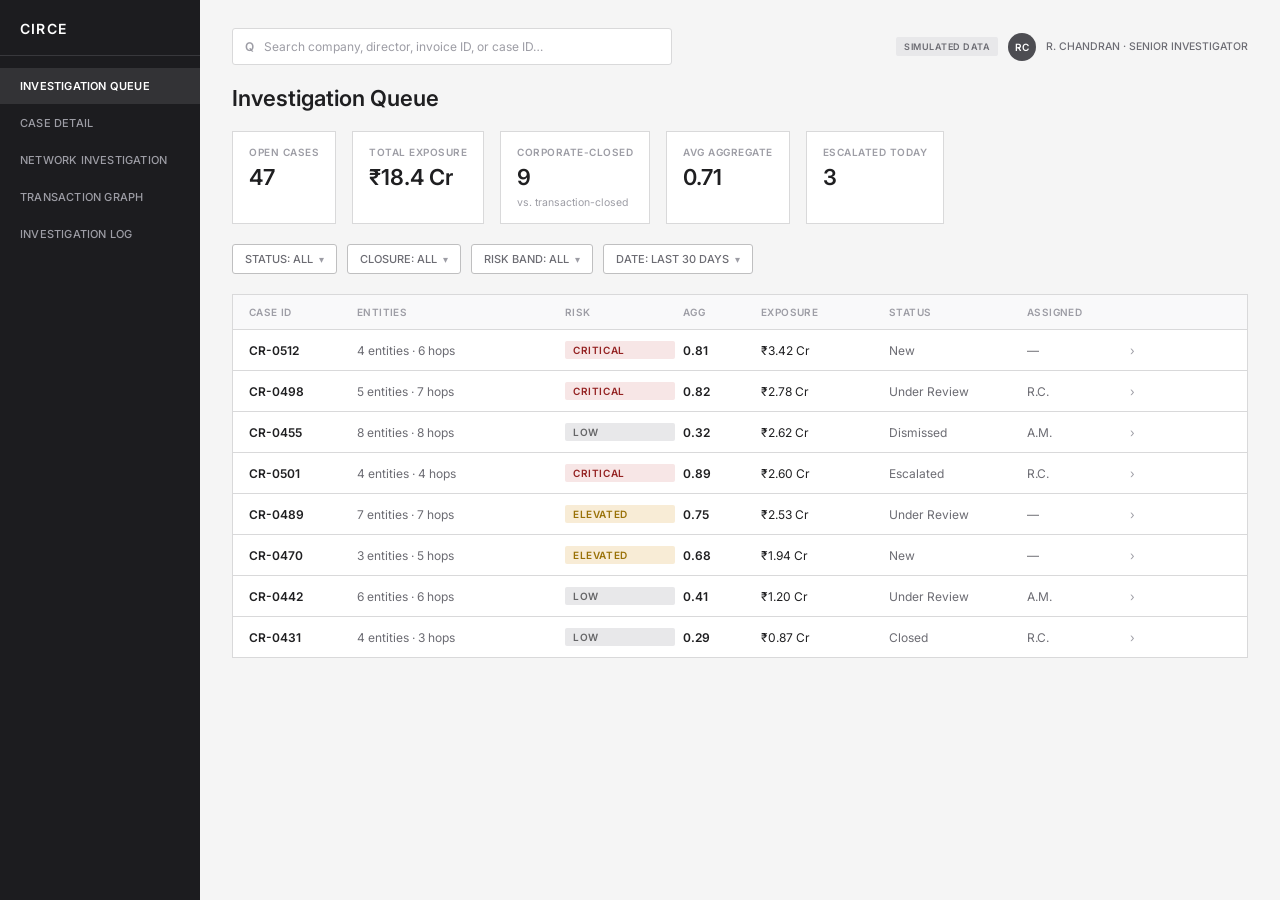
<file: console/index.html>
<!DOCTYPE html>
<html lang="en">
<head>
<meta charset="UTF-8" />
<meta name="viewport" content="width=device-width, initial-scale=1.0" />
<title>CIRCE — Investigation Console</title>
<link rel="preconnect" href="https://fonts.googleapis.com" />
<link rel="preconnect" href="https://fonts.gstatic.com" crossorigin />
<link href="https://fonts.googleapis.com/css2?family=Inter:wght@400;500;600;700&display=swap" rel="stylesheet" />
<link rel="stylesheet" href="styles.css?v=1" />
</head>
<body>
  <div id="app"></div>
  <script src="data.js?v=1"></script>
  <script src="app.js?v=1"></script>
</body>
</html>
</file>
<file: console/styles.css>
:root {
  --page: #f5f5f5;
  --panel: #ffffff;
  --panel-alt: #f9f9fa;
  --border: #d9d9da;
  --border-strong: #bfbfc0;
  --text-primary: #1f1f21;
  --text-secondary: #6c6c73;
  --text-tertiary: #9d9da5;
  --critical: #942222;
  --critical-bg: #f7e6e6;
  --elevated: #997107;
  --elevated-bg: #f8ecd6;
  --low: #666668;
  --low-bg: #e8e8ea;
  --nav-bg: #1c1c1f;
  --nav-active: #333336;
  --nav-text: #9d9da5;
  --nav-text-active: #ffffff;
  --dark: #1c1c1f;
}

* { box-sizing: border-box; }

body {
  margin: 0;
  font-family: 'Inter', system-ui, -apple-system, sans-serif;
  background: var(--page);
  color: var(--text-primary);
  -webkit-font-smoothing: antialiased;
}

#app { display: flex; min-height: 100vh; }

/* ---------- Nav rail ---------- */
.nav-rail {
  width: 200px;
  flex-shrink: 0;
  background: var(--nav-bg);
  display: flex;
  flex-direction: column;
  padding: 20px 0;
}
.nav-logo {
  padding: 0 20px 18px;
  color: #fff;
  font-size: 14px;
  font-weight: 600;
  letter-spacing: 1.2px;
}
.nav-divider { height: 1px; background: #38383c; margin: 0 0 12px; }
.nav-list { display: flex; flex-direction: column; gap: 1px; }
.nav-item {
  padding: 11px 16px 11px 20px;
  color: var(--nav-text);
  font-size: 11px;
  font-weight: 500;
  letter-spacing: 0.2px;
  cursor: pointer;
  border: none;
  background: none;
  text-align: left;
  font-family: inherit;
}
.nav-item:hover { color: #d5d5d9; }
.nav-item.active { background: var(--nav-active); color: var(--nav-text-active); font-weight: 600; }

/* ---------- Main content ---------- */
.main { flex: 1; padding: 28px 32px 40px; display: flex; flex-direction: column; gap: 20px; min-width: 0; }

.top-bar { display: flex; align-items: center; gap: 16px; }
.search-box {
  display: flex; align-items: center; gap: 8px;
  width: 440px; padding: 9px 12px;
  background: var(--panel); border: 1px solid var(--border); border-radius: 3px;
}
.search-box .glyph { font-size: 12px; font-weight: 600; color: var(--text-tertiary); }
.search-box input {
  border: none; outline: none; background: none; font-family: inherit;
  font-size: 12px; color: var(--text-primary); width: 100%;
}
.search-box input::placeholder { color: var(--text-tertiary); }
.top-bar .spacer { flex: 1; }
.demo-tag {
  padding: 4px 8px; background: var(--low-bg); border-radius: 2px;
  font-size: 9px; font-weight: 600; letter-spacing: 0.5px; color: var(--text-secondary);
}
.identity { display: flex; align-items: center; gap: 10px; }
.avatar {
  width: 28px; height: 28px; border-radius: 50%; background: #4d4d52;
  color: #fff; font-size: 10px; font-weight: 600;
  display: flex; align-items: center; justify-content: center;
}
.identity-name { font-size: 10.5px; font-weight: 500; color: var(--text-secondary); }

.breadcrumb { font-size: 11.5px; font-weight: 500; color: var(--text-tertiary); cursor: pointer; }
.breadcrumb:hover { color: var(--text-secondary); }
h1.page-title { font-size: 22px; font-weight: 600; margin: 0; }
.page-sub { font-size: 12.5px; color: var(--text-secondary); max-width: 900px; margin: 0; }

/* ---------- Stat tiles ---------- */
.stats-row { display: flex; gap: 16px; flex-wrap: wrap; }
.stat-tile { background: var(--panel); border: 1px solid var(--border); padding: 14px 16px; min-width: 100px; }
.stat-label { font-size: 10px; font-weight: 600; letter-spacing: 0.5px; color: var(--text-tertiary); margin-bottom: 6px; }
.stat-value { font-size: 22px; font-weight: 600; }
.stat-sub { font-size: 10.5px; color: var(--text-tertiary); margin-top: 6px; }

/* ---------- Filters ---------- */
.filters-row { display: flex; gap: 10px; align-items: center; }
.chip {
  display: flex; align-items: center; gap: 6px; padding: 7px 12px;
  background: var(--panel); border: 1px solid var(--border-strong); border-radius: 3px;
  font-size: 11px; font-weight: 500; color: var(--text-secondary); cursor: default;
}
.chip .caret { color: var(--text-tertiary); font-size: 10px; }

/* ---------- Risk badge ---------- */
.risk-badge {
  display: inline-flex; padding: 3px 8px; border-radius: 2px;
  font-size: 10px; font-weight: 600; letter-spacing: 0.6px;
}
.risk-badge.CRITICAL { background: var(--critical-bg); color: var(--critical); }
.risk-badge.ELEVATED { background: var(--elevated-bg); color: var(--elevated); }
.risk-badge.LOW { background: var(--low-bg); color: var(--low); }

/* ---------- Table ---------- */
.table-panel { background: var(--panel); border: 1px solid var(--border); }
.table-head, .table-row {
  display: grid; align-items: center; padding: 11px 16px; gap: 8px;
}
.queue .table-head, .queue .table-row {
  grid-template-columns: 100px 200px 110px 70px 120px 130px 80px 20px;
}
.table-head { background: var(--panel-alt); font-size: 10px; font-weight: 600; letter-spacing: 0.4px; color: var(--text-tertiary); }
.table-row { font-size: 12px; border-top: 1px solid var(--border); cursor: pointer; }
.table-row:hover { background: var(--panel-alt); }
.table-row .cell-strong { font-weight: 600; }
.table-row .cell-muted { color: var(--text-secondary); }
.table-row .chevron { color: var(--text-tertiary); text-align: right; }

.entity-table .table-head, .entity-table .table-row { grid-template-columns: 80px 260px 180px 110px; }
.entity-table { width: 630px; }

/* ---------- Case Action Bar ---------- */
.action-bar {
  display: flex; align-items: center; gap: 10px; padding: 14px 20px;
  background: var(--panel); border: 1px solid var(--border);
}
.status-chip { padding: 5px 10px; background: var(--low-bg); border-radius: 2px; font-size: 10px; font-weight: 600; letter-spacing: 0.4px; color: var(--text-secondary); }
.action-bar .spacer { flex: 1; }
.btn {
  padding: 8px 14px; border-radius: 3px; font-size: 12px; font-weight: 500;
  cursor: pointer; border: 1px solid var(--border-strong); background: var(--panel); color: var(--text-primary);
  font-family: inherit;
}
.btn.primary { background: var(--dark); border-color: var(--dark); color: #fff; }
.btn:hover { filter: brightness(0.97); }

/* ---------- Why flagged ---------- */
.why-box { background: var(--panel); border: 1px solid var(--border-strong); padding: 20px; display: flex; flex-direction: column; gap: 16px; }
.why-label { font-size: 10px; font-weight: 600; letter-spacing: 0.6px; color: var(--text-tertiary); }
.why-sentence { font-size: 17px; font-weight: 600; margin: 0; max-width: 1000px; }
.signal-chips { display: flex; gap: 8px; }
.signal-chip { display: flex; align-items: center; gap: 6px; padding: 6px 10px; border: 1px solid var(--border); border-radius: 2px; }
.signal-chip .name { font-size: 10px; font-weight: 600; letter-spacing: 0.3px; color: var(--text-secondary); }
.signal-chip .val { font-size: 11px; font-weight: 600; }
.stats-inline { display: flex; gap: 56px; }
.mini-stat .label { font-size: 10px; font-weight: 600; letter-spacing: 0.5px; color: var(--text-tertiary); margin-bottom: 4px; }
.mini-stat .value { font-size: 26px; font-weight: 600; }

/* ---------- Two-column layout ---------- */
.two-col { display: flex; gap: 24px; align-items: flex-start; }
.col-left { flex: 1; min-width: 0; display: flex; flex-direction: column; gap: 16px; }
.col-right { width: 340px; flex-shrink: 0; display: flex; flex-direction: column; gap: 16px; }

.section-title { font-size: 11px; font-weight: 600; letter-spacing: 0.5px; margin: 0; }
.section-note { font-size: 11.5px; color: var(--text-tertiary); margin: -8px 0 0; }

.entity-tags { display: flex; gap: 8px; flex-wrap: wrap; }
.entity-tag { padding: 5px 9px; background: var(--panel-alt); border: 1px solid var(--border); border-radius: 2px; font-size: 11px; font-weight: 500; }

.cta-btn {
  display: inline-flex; align-items: center; gap: 6px; padding: 9px 16px;
  background: var(--panel); border: 1px solid var(--border-strong); border-radius: 3px;
  font-size: 12px; font-weight: 500; cursor: pointer; width: fit-content;
}
.cta-btn:hover { background: var(--panel-alt); }
.cta-btn .arrow { color: var(--text-tertiary); }

/* ---------- Panels (Risk Signals / Evidence / Entity) ---------- */
.panel { background: var(--panel); border: 1px solid var(--border); padding: 16px; }
.panel-header { display: flex; align-items: center; justify-content: space-between; padding-bottom: 12px; border-bottom: 1px solid var(--border); margin-bottom: 4px; }
.panel-header .title { font-size: 11px; font-weight: 600; letter-spacing: 0.6px; }
.panel-header .meta { font-size: 11px; font-weight: 600; }

.signal-row { padding: 14px 0; border-bottom: 1px solid var(--border); }
.signal-row:last-child { border-bottom: none; padding-bottom: 0; }
.signal-row .top { display: flex; justify-content: space-between; margin-bottom: 6px; }
.signal-row .name { font-size: 11px; font-weight: 500; letter-spacing: 0.4px; color: var(--text-secondary); }
.signal-row .score { font-size: 13px; font-weight: 600; }
.signal-row .score.na { color: var(--text-tertiary); font-weight: 600; }
.bar-track { height: 4px; background: #dedee0; border-radius: 2px; overflow: hidden; margin-bottom: 6px; }
.bar-fill { height: 100%; background: #333336; border-radius: 2px; }
.signal-row .caption { font-size: 10.5px; color: var(--text-tertiary); line-height: 1.5; }

.trail-row { padding: 12px 0; border-bottom: 1px solid var(--border); }
.trail-row:last-child { border-bottom: none; padding-bottom: 0; }
.trail-row .top { display: flex; justify-content: space-between; margin-bottom: 4px; }
.trail-row .flow { font-size: 12px; font-weight: 600; }
.trail-row.bridge .flow { color: var(--text-secondary); font-weight: 600; }
.trail-row .value { font-size: 12px; font-weight: 500; }
.trail-row .meta { font-size: 10.5px; color: var(--text-tertiary); }
.trail-row.bridge .meta { color: var(--elevated); }

.entity-name { font-size: 15px; font-weight: 600; margin: 8px 0 12px; }
.field { padding: 12px 0; border-bottom: 1px solid var(--border); }
.field:last-child { border-bottom: none; padding-bottom: 0; }
.field .k { font-size: 10px; font-weight: 600; letter-spacing: 0.5px; color: var(--text-tertiary); margin-bottom: 3px; }
.field .v { font-size: 12.5px; }

/* ---------- Corporate relationships ---------- */
.bridge-panel { background: var(--panel); border: 1px solid var(--border); width: 630px; }
.bridge-row { display: flex; align-items: center; gap: 16px; padding: 13px 16px; border-bottom: 1px solid var(--border); }
.bridge-row:last-child { border-bottom: none; }
.bridge-row .pair { font-size: 12.5px; font-weight: 600; }
.bridge-tag { padding: 3px 7px; background: var(--elevated-bg); color: var(--elevated); border-radius: 2px; font-size: 9.5px; font-weight: 600; letter-spacing: 0.3px; }
.bridge-row .evidence { font-size: 12px; color: var(--text-secondary); }

/* ---------- Graph ---------- */
.graph-canvas { background: var(--panel); border: 1px solid var(--border-strong); width: 560px; height: 480px; position: relative; }
.graph-legend { display: flex; gap: 20px; align-items: center; flex-wrap: wrap; }
.legend-item { display: flex; align-items: center; gap: 8px; font-size: 11px; color: var(--text-secondary); }
.legend-swatch { width: 20px; height: 2px; background: #26262a; }
.legend-swatch.bridge { background: var(--elevated); }
.legend-dot { width: 7px; height: 7px; border-radius: 50%; background: #d7d7d9; }

/* ---------- Audit log ---------- */
.timeline { background: var(--panel); border: 1px solid var(--border); }
.timeline-entry { padding: 16px 20px; border-bottom: 1px solid var(--border); }
.timeline-entry:last-child { border-bottom: none; }
.timeline-top { display: flex; align-items: center; gap: 12px; margin-bottom: 8px; }
.action-tag { padding: 3px 8px; border-radius: 2px; font-size: 9.5px; font-weight: 600; letter-spacing: 0.4px; }
.action-tag.flagged { background: var(--low-bg); color: var(--low); }
.action-tag.escalated { background: var(--elevated-bg); color: var(--elevated); }
.action-tag.override { background: var(--critical-bg); color: var(--critical); }
.timeline-actor { font-size: 12.5px; font-weight: 600; }
.timeline-top .spacer { flex: 1; }
.timeline-ts { font-size: 11px; color: var(--text-tertiary); }
.timeline-agg { font-size: 10.5px; color: var(--text-tertiary); margin-bottom: 6px; }
.timeline-note { font-size: 12px; color: var(--text-secondary); line-height: 1.5; }

/* ---------- Decision form ---------- */
.form-panel { background: var(--panel); border: 1px solid var(--border-strong); padding: 20px; display: flex; flex-direction: column; gap: 16px; }
.form-row { display: flex; gap: 16px; }
.field-group { display: flex; flex-direction: column; gap: 6px; }
.field-group .flabel { font-size: 10px; font-weight: 600; letter-spacing: 0.5px; color: var(--text-tertiary); }
.select-box {
  display: flex; align-items: center; justify-content: space-between; gap: 8px;
  padding: 9px 12px; width: 260px; border: 1px solid var(--border-strong); border-radius: 3px;
  font-size: 12px; font-weight: 500; background: var(--panel); cursor: default;
}
.select-box .caret { color: var(--text-tertiary); font-size: 10px; }
.note-box {
  padding: 10px 12px; border: 1px solid var(--border-strong); border-radius: 3px;
  font-size: 12px; color: var(--text-tertiary); background: var(--panel);
  font-family: inherit; width: 100%; resize: vertical; min-height: 44px;
}
</file>
